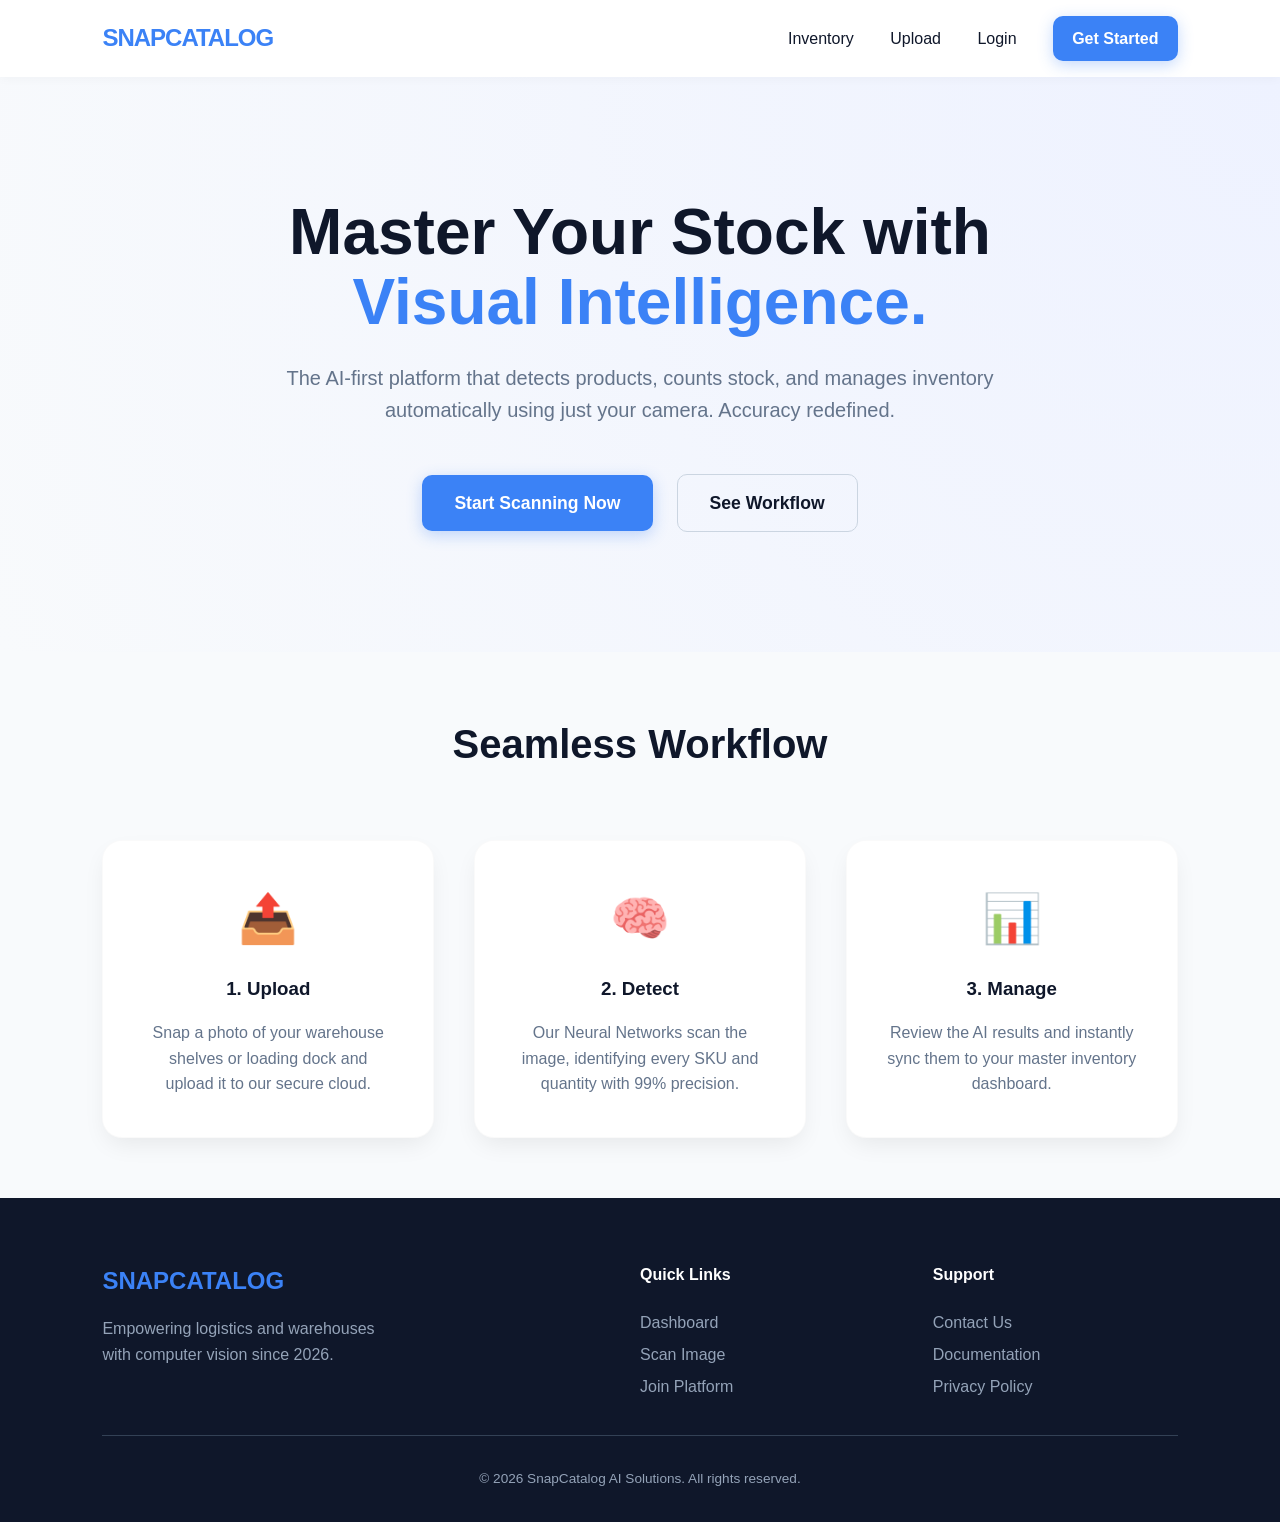
<file: html_templates/index.html>
<!DOCTYPE html>
<html lang="en">
<head>
    <meta charset="UTF-8">
    <meta name="viewport" content="width=device-width, initial-scale=1.0">
    <title>SnapCatalog AI | Intelligent Inventory</title>
    <link rel="stylesheet" href="style.css">
</head>
<body>

    <header>
        <a href="index.html" class="logo">SNAPCATALOG</a>
        <nav>
            <a href="inventory.html">Inventory</a>
            <a href="upload.html">Upload</a>
            <a href="login.html">Login</a>
            <a href="signup.html" class="btn btn-primary" style="padding: 0.6rem 1.2rem;">Get Started</a>
        </nav>
    </header>

    <section style="text-align: center; padding: 120px 8%; background: radial-gradient(circle at top right, #eef2ff, #f8fafc);">
        <div style="max-width: 900px; margin: 0 auto;">
            <h1 style="font-size: 4rem; font-weight: 900; line-height: 1.1; margin-bottom: 1.5rem; color: var(--dark);">
                Master Your Stock with <br><span style="color:var(--primary)">Visual Intelligence.</span>
            </h1>
            <p style="font-size: 1.25rem; color: var(--secondary); margin-bottom: 3rem;">
                The AI-first platform that detects products, counts stock, and manages inventory <br> 
                automatically using just your camera. Accuracy redefined.
            </p>
            
            <div style="display: flex; gap: 1.5rem; justify-content: center; align-items: center;">
                <a href="upload.html" class="btn btn-primary" style="font-size: 1.1rem;">Start Scanning Now</a>
                <a href="#workflow" class="btn btn-outline" style="font-size: 1.1rem;">See Workflow</a>
            </div>
        </div>
    </section>

    <section id="workflow" class="container">
        <h2 style="text-align: center; font-size: 2.5rem; margin-bottom: 4rem;">Seamless Workflow</h2>
        <div style="display: grid; grid-template-columns: repeat(auto-fit, minmax(300px, 1fr)); gap: 2.5rem;">
            
            <div class="card" style="text-align: center;">
                <div style="font-size: 3rem; margin-bottom: 1rem;">📤</div>
                <h3 style="margin-bottom: 1rem;">1. Upload</h3>
                <p style="color: var(--secondary);">Snap a photo of your warehouse shelves or loading dock and upload it to our secure cloud.</p>
            </div>

            <div class="card" style="text-align: center;">
                <div style="font-size: 3rem; margin-bottom: 1rem;">🧠</div>
                <h3 style="margin-bottom: 1rem;">2. Detect</h3>
                <p style="color: var(--secondary);">Our Neural Networks scan the image, identifying every SKU and quantity with 99% precision.</p>
            </div>

            <div class="card" style="text-align: center;">
                <div style="font-size: 3rem; margin-bottom: 1rem;">📊</div>
                <h3 style="margin-bottom: 1rem;">3. Manage</h3>
                <p style="color: var(--secondary);">Review the AI results and instantly sync them to your master inventory dashboard.</p>
            </div>

        </div>
    </section>

    <footer>
        <div class="footer-grid">
            <div>
                <h3 style="color: var(--primary); margin-bottom: 1rem; font-size: 1.5rem;">SNAPCATALOG</h3>
                <p style="color: #94a3b8; max-width: 300px;">
                    Empowering logistics and warehouses with computer vision since 2026.
                </p>
            </div>
            <div>
                <h4 style="margin-bottom: 1.2rem;">Quick Links</h4>
                <p style="line-height: 2; color: #94a3b8;">
                    <a href="inventory.html" style="color: inherit; text-decoration: none;">Dashboard</a><br>
                    <a href="upload.html" style="color: inherit; text-decoration: none;">Scan Image</a><br>
                    <a href="signup.html" style="color: inherit; text-decoration: none;">Join Platform</a>
                </p>
            </div>
            <div>
                <h4 style="margin-bottom: 1.2rem;">Support</h4>
                <p style="line-height: 2; color: #94a3b8;">
                    Contact Us<br>
                    Documentation<br>
                    Privacy Policy
                </p>
            </div>
        </div>
        <div class="footer-bottom">
            © 2026 SnapCatalog AI Solutions. All rights reserved.
        </div>
    </footer>

</body>
</html>
</file>
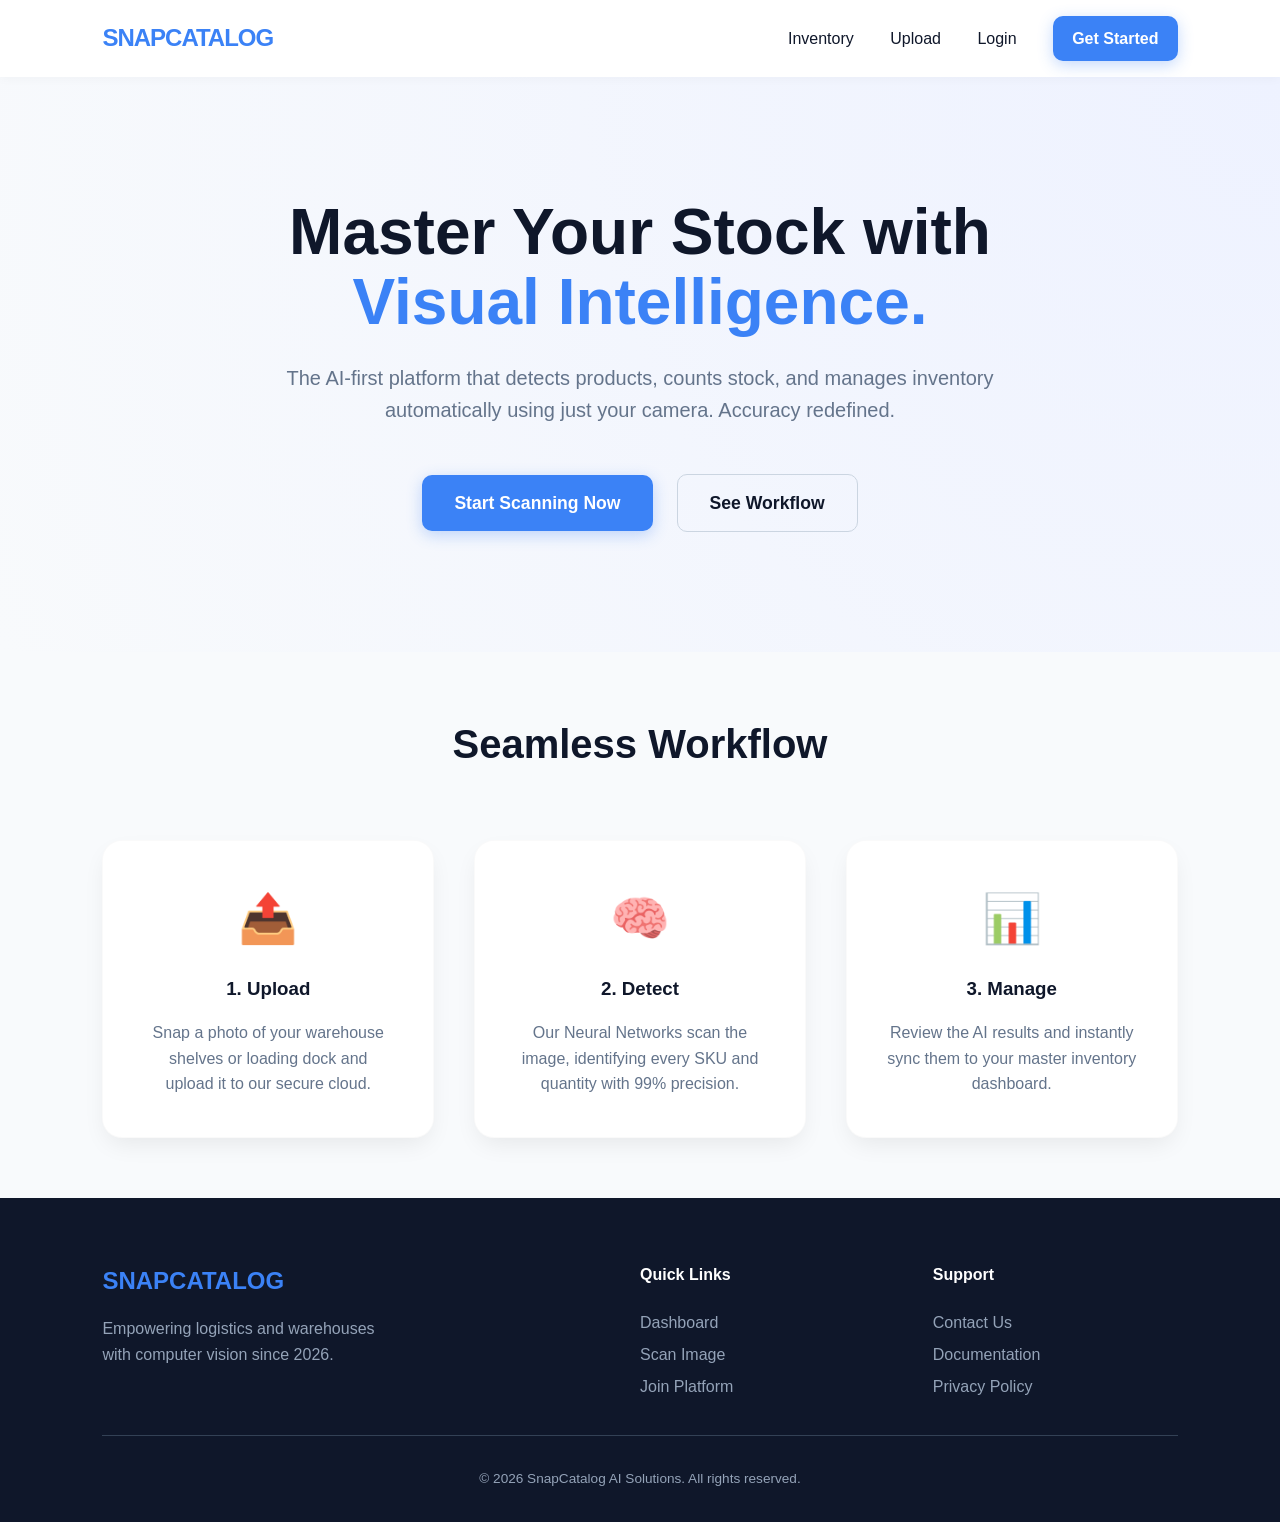
<file: snapshot/templates/index.html>
<!DOCTYPE html>
<html lang="en">
<head>
    <meta charset="UTF-8">
    <meta name="viewport" content="width=device-width, initial-scale=1.0">
    <title>SnapCatalog AI | Intelligent Inventory</title>
    <style>
        :root {
    --primary: #3b82f6;
    --primary-hover: #2563eb;
    --dark: #0f172a;
    --light: #f8fafc;
    --secondary: #64748b;
    --success: #10b981;
    --white: #ffffff;
    --glass: rgba(255, 255, 255, 0.95);
    --shadow: 0 10px 25px -5px rgba(0, 0, 0, 0.08);
}

* { margin: 0; padding: 0; box-sizing: border-box; font-family: 'Inter', -apple-system, sans-serif; }
body { background-color: var(--light); color: var(--dark); line-height: 1.6; min-height: 100vh; display: flex; flex-direction: column; }

/* Header */
header {
    background: var(--glass);
    backdrop-filter: blur(10px);
    padding: 1rem 8%;
    display: flex;
    justify-content: space-between;
    align-items: center;
    position: sticky;
    top: 0;
    z-index: 1000;
    box-shadow: 0 2px 10px rgba(0,0,0,0.03);
}
.logo { font-size: 1.5rem; font-weight: 800; color: var(--primary); text-decoration: none; letter-spacing: -1px; }
nav a { text-decoration: none; color: var(--dark); margin-left: 2rem; font-weight: 500; transition: 0.3s; }
nav a:hover { color: var(--primary); }

/* Footer */
footer {
    background: var(--dark);
    color: white;
    padding: 4rem 8% 2rem;
    margin-top: auto; 
}
.footer-grid { display: grid; grid-template-columns: 2fr 1fr 1fr; gap: 3rem; margin-bottom: 2rem; }
.footer-bottom { text-align: center; border-top: 1px solid #334155; padding-top: 2rem; font-size: 0.85rem; color: #94a3b8; }

/* Components */
.container { padding: 60px 8%; flex: 1; }
.btn { padding: 0.9rem 2rem; border-radius: 10px; text-decoration: none; font-weight: 600; border: none; cursor: pointer; transition: 0.3s; display: inline-block; }
.btn-primary { background: var(--primary); color: white; box-shadow: 0 4px 15px rgba(59, 130, 246, 0.3); }
.btn-primary:hover { background: var(--primary-hover); transform: translateY(-2px); }
.btn-outline { border: 1.5px solid #cbd5e1; color: var(--dark); background: transparent; }
.btn-outline:hover { background: #f1f5f9; }

.card { background: white; padding: 2.5rem; border-radius: 20px; box-shadow: var(--shadow); border: 1px solid rgba(0,0,0,0.02); }
    </style>
</head>
<body>

    <header>
        <a href="index.html" class="logo">SNAPCATALOG</a>
        <nav>
            <a href="inventory.html">Inventory</a>
            <a href="upload.html">Upload</a>
            <a href="login.html">Login</a>
            <a href="signup.html" class="btn btn-primary" style="padding: 0.6rem 1.2rem;">Get Started</a>
        </nav>
    </header>

    <section style="text-align: center; padding: 120px 8%; background: radial-gradient(circle at top right, #eef2ff, #f8fafc);">
        <div style="max-width: 900px; margin: 0 auto;">
            <h1 style="font-size: 4rem; font-weight: 900; line-height: 1.1; margin-bottom: 1.5rem; color: var(--dark);">
                Master Your Stock with <br><span style="color:var(--primary)">Visual Intelligence.</span>
            </h1>
            <p style="font-size: 1.25rem; color: var(--secondary); margin-bottom: 3rem;">
                The AI-first platform that detects products, counts stock, and manages inventory <br> 
                automatically using just your camera. Accuracy redefined.
            </p>
            
            <div style="display: flex; gap: 1.5rem; justify-content: center; align-items: center;">
                <a href="upload.html" class="btn btn-primary" style="font-size: 1.1rem;">Start Scanning Now</a>
                <a href="#workflow" class="btn btn-outline" style="font-size: 1.1rem;">See Workflow</a>
            </div>
        </div>
    </section>

    <section id="workflow" class="container">
        <h2 style="text-align: center; font-size: 2.5rem; margin-bottom: 4rem;">Seamless Workflow</h2>
        <div style="display: grid; grid-template-columns: repeat(auto-fit, minmax(300px, 1fr)); gap: 2.5rem;">
            
            <div class="card" style="text-align: center;">
                <div style="font-size: 3rem; margin-bottom: 1rem;">📤</div>
                <h3 style="margin-bottom: 1rem;">1. Upload</h3>
                <p style="color: var(--secondary);">Snap a photo of your warehouse shelves or loading dock and upload it to our secure cloud.</p>
            </div>

            <div class="card" style="text-align: center;">
                <div style="font-size: 3rem; margin-bottom: 1rem;">🧠</div>
                <h3 style="margin-bottom: 1rem;">2. Detect</h3>
                <p style="color: var(--secondary);">Our Neural Networks scan the image, identifying every SKU and quantity with 99% precision.</p>
            </div>

            <div class="card" style="text-align: center;">
                <div style="font-size: 3rem; margin-bottom: 1rem;">📊</div>
                <h3 style="margin-bottom: 1rem;">3. Manage</h3>
                <p style="color: var(--secondary);">Review the AI results and instantly sync them to your master inventory dashboard.</p>
            </div>

        </div>
    </section>

    <footer>
        <div class="footer-grid">
            <div>
                <h3 style="color: var(--primary); margin-bottom: 1rem; font-size: 1.5rem;">SNAPCATALOG</h3>
                <p style="color: #94a3b8; max-width: 300px;">
                    Empowering logistics and warehouses with computer vision since 2026.
                </p>
            </div>
            <div>
                <h4 style="margin-bottom: 1.2rem;">Quick Links</h4>
                <p style="line-height: 2; color: #94a3b8;">
                    <a href="inventory.html" style="color: inherit; text-decoration: none;">Dashboard</a><br>
                    <a href="upload.html" style="color: inherit; text-decoration: none;">Scan Image</a><br>
                    <a href="signup.html" style="color: inherit; text-decoration: none;">Join Platform</a>
                </p>
            </div>
            <div>
                <h4 style="margin-bottom: 1.2rem;">Support</h4>
                <p style="line-height: 2; color: #94a3b8;">
                    Contact Us<br>
                    Documentation<br>
                    Privacy Policy
                </p>
            </div>
        </div>
        <div class="footer-bottom">
            © 2026 SnapCatalog AI Solutions. All rights reserved.
        </div>
    </footer>

</body>
</html>
</file>
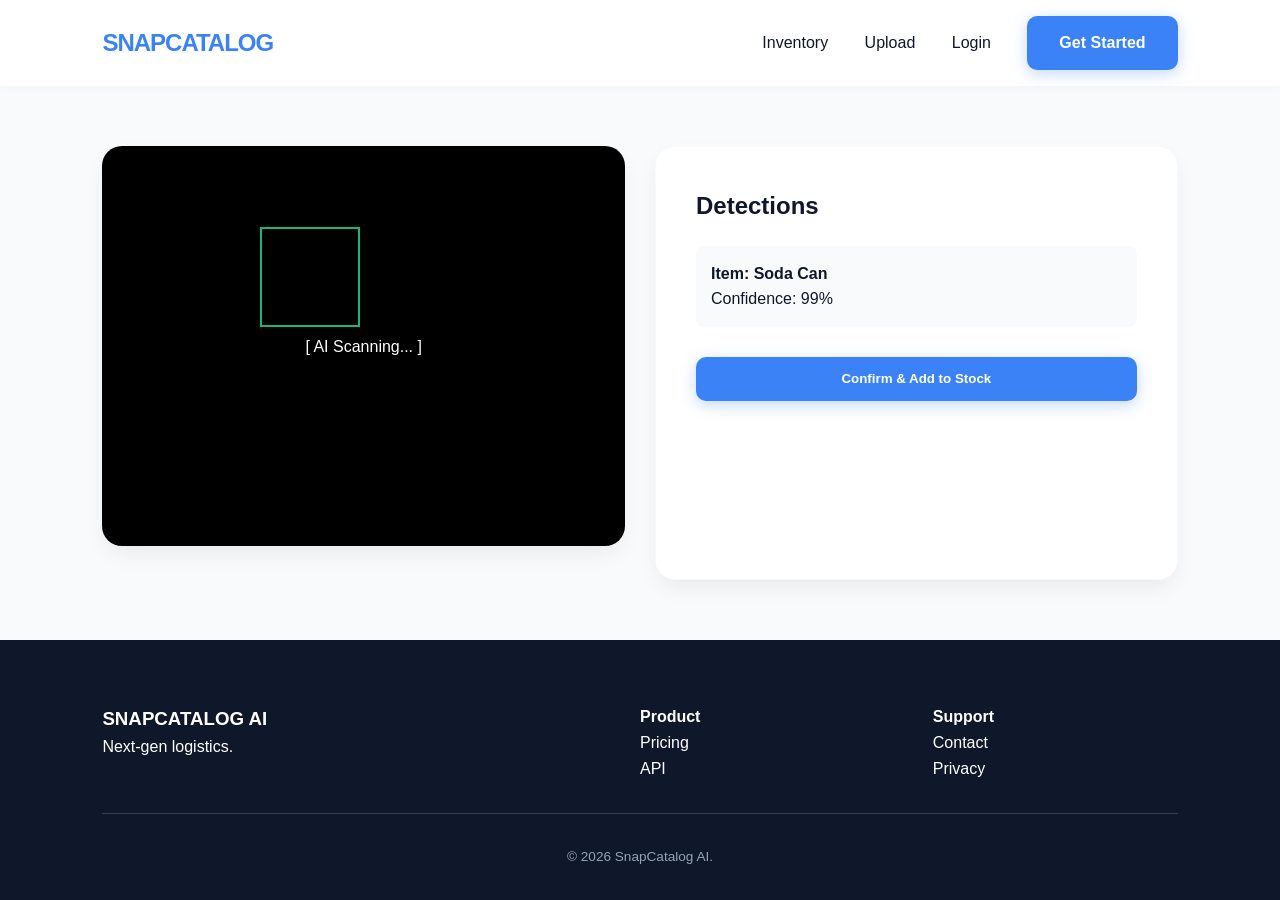
<file: html_templates/detection.html>
<!DOCTYPE html>
<html>
<head>
    <title>Detection Results | SnapCatalog AI</title>
    <link rel="stylesheet" href="style.css">
</head>
<body>
    <header>
        <a href="index.html" class="logo">SNAPCATALOG</a>
        <nav>
            <a href="inventory.html">Inventory</a>
            <a href="upload.html">Upload</a>
            <a href="login.html">Login</a>
            <a href="signup.html" class="btn btn-primary">Get Started</a>
        </nav>
    </header>

    <div class="container" style="display: grid; grid-template-columns: 1fr 1fr; gap: 30px;">
        <div class="card" style="background: #000; height: 400px; display: flex; align-items: center; justify-content: center; position: relative;">
            <span style="color: white;">[ AI Scanning... ]</span>
            <div style="position: absolute; border: 2px solid var(--success); top: 20%; left: 30%; width: 100px; height: 100px;"></div>
        </div>
        <div class="card">
            <h2>Detections</h2>
            <div style="margin-top: 20px;">
                <div style="background: #f8fafc; padding: 15px; border-radius: 8px; margin-bottom: 10px;">
                    <strong>Item: Soda Can</strong><br>Confidence: 99%
                </div>
                <button onclick="location.href='inventory.html'" class="btn btn-primary" style="width: 100%; margin-top: 20px;">Confirm & Add to Stock</button>
            </div>
        </div>
    </div>

    <footer>
        <div class="footer-grid">
            <div><h3>SNAPCATALOG AI</h3><p>Next-gen logistics.</p></div>
            <div><h4>Product</h4><p>Pricing<br>API</p></div>
            <div><h4>Support</h4><p>Contact<br>Privacy</p></div>
        </div>
        <div class="footer-bottom">© 2026 SnapCatalog AI.</div>
    </footer>
</body>
</html>
</file>
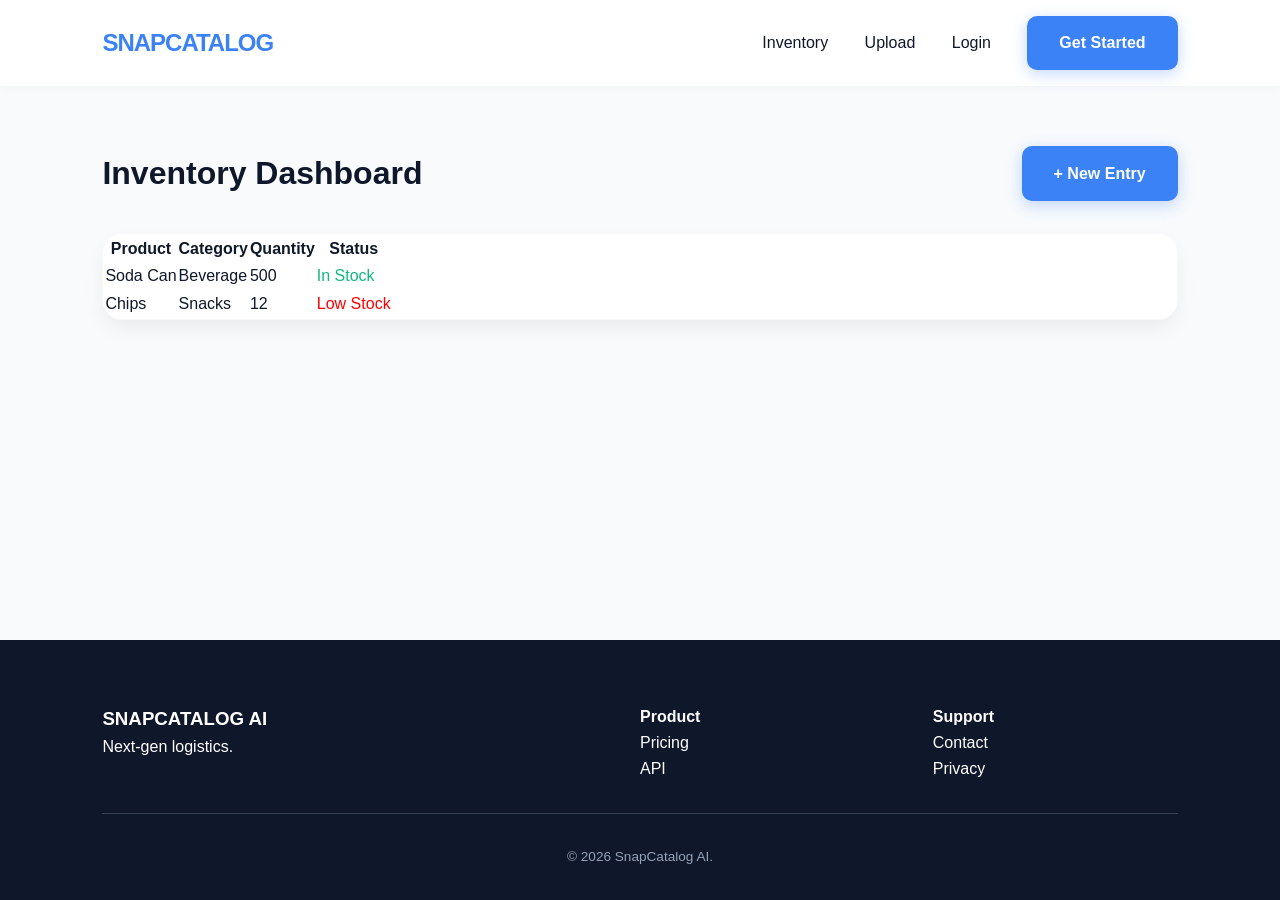
<file: html_templates/inventory.html>
<!DOCTYPE html>
<html>
<head>
    <title>Inventory | SnapCatalog AI</title>
    <link rel="stylesheet" href="style.css">
</head>
<body>
    <header>
        <a href="index.html" class="logo">SNAPCATALOG</a>
        <nav>
            <a href="inventory.html">Inventory</a>
            <a href="upload.html">Upload</a>
            <a href="login.html">Login</a>
            <a href="signup.html" class="btn btn-primary">Get Started</a>
        </nav>
    </header>

    <div class="container">
        <div style="display: flex; justify-content: space-between; align-items: center; margin-bottom: 2rem;">
            <h1>Inventory Dashboard</h1>
            <a href="upload.html" class="btn btn-primary">+ New Entry</a>
        </div>
        <div class="card" style="padding: 0;">
            <table>
                <thead>
                    <tr>
                        <th>Product</th>
                        <th>Category</th>
                        <th>Quantity</th>
                        <th>Status</th>
                    </tr>
                </thead>
                <tbody>
                    <tr><td>Soda Can</td><td>Beverage</td><td>500</td><td><span style="color: var(--success);">In Stock</span></td></tr>
                    <tr><td>Chips</td><td>Snacks</td><td>12</td><td><span style="color: red;">Low Stock</span></td></tr>
                </tbody>
            </table>
        </div>
    </div>

    <footer>
        <div class="footer-grid">
            <div><h3>SNAPCATALOG AI</h3><p>Next-gen logistics.</p></div>
            <div><h4>Product</h4><p>Pricing<br>API</p></div>
            <div><h4>Support</h4><p>Contact<br>Privacy</p></div>
        </div>
        <div class="footer-bottom">© 2026 SnapCatalog AI.</div>
    </footer>
</body>
</html>
</file>
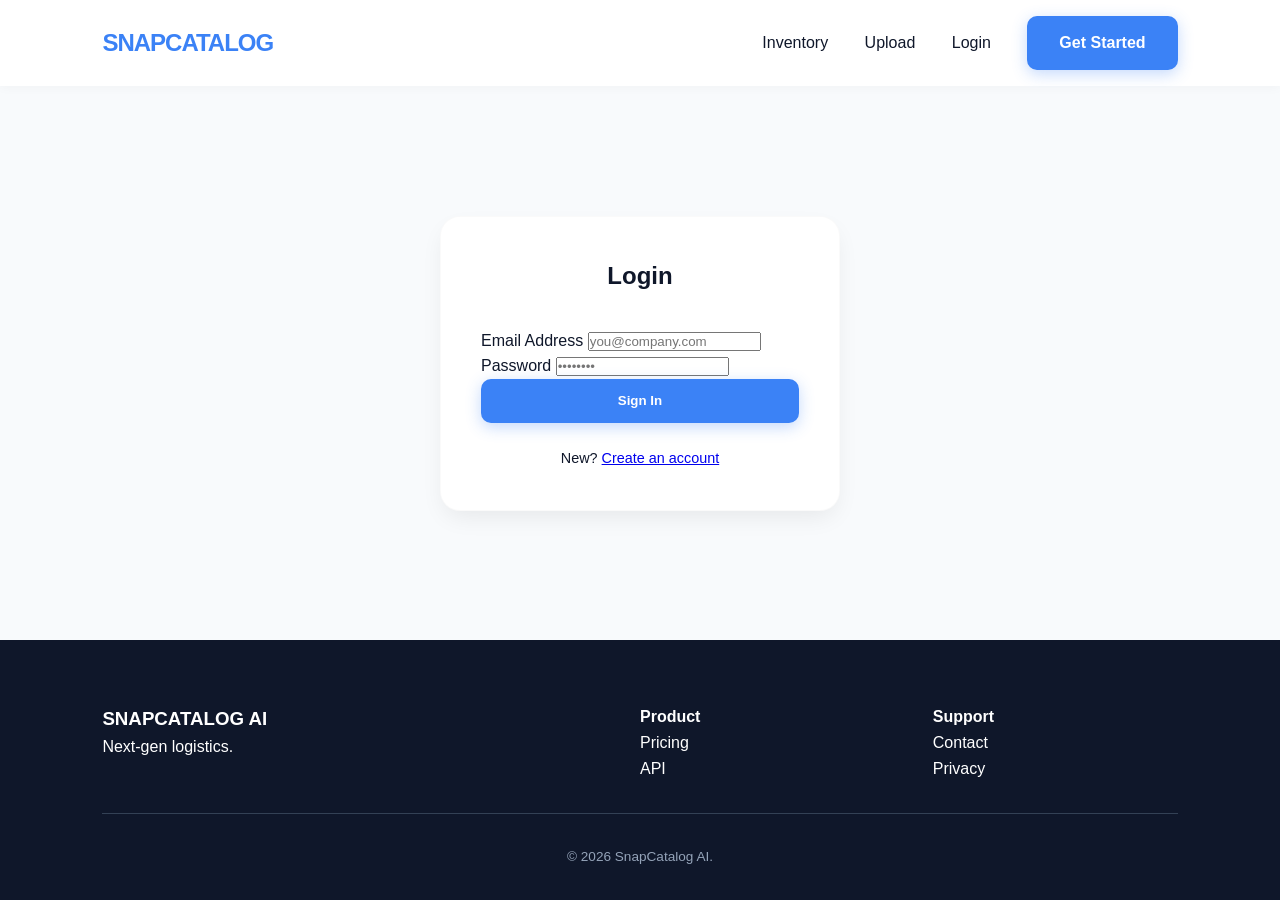
<file: html_templates/login.html>
<!DOCTYPE html>
<html>
<head>
    <title>Login | SnapCatalog AI</title>
    <link rel="stylesheet" href="style.css">
</head>
<body>
    <header>
        <a href="index.html" class="logo">SNAPCATALOG</a>
        <nav>
            <a href="inventory.html">Inventory</a>
            <a href="upload.html">Upload</a>
            <a href="login.html">Login</a>
            <a href="signup.html" class="btn btn-primary">Get Started</a>
        </nav>
    </header>

    <div class="container" style="display: flex; justify-content: center; align-items: center;">
        <div class="card" style="width: 100%; max-width: 400px;">
            <h2 style="text-align: center; margin-bottom: 2rem;">Login</h2>
            <form action="profile.html">
                <label>Email Address</label>
                <input type="email" placeholder="you@company.com" required>
                <label>Password</label>
                <input type="password" placeholder="••••••••" required>
                <button type="submit" class="btn btn-primary" style="width: 100%;">Sign In</button>
            </form>
            <p style="text-align: center; margin-top: 1.5rem; font-size: 0.9rem;">
                New? <a href="signup.html">Create an account</a>
            </p>
        </div>
    </div>

    <footer>
        <div class="footer-grid">
            <div><h3>SNAPCATALOG AI</h3><p>Next-gen logistics.</p></div>
            <div><h4>Product</h4><p>Pricing<br>API</p></div>
            <div><h4>Support</h4><p>Contact<br>Privacy</p></div>
        </div>
        <div class="footer-bottom">© 2026 SnapCatalog AI.</div>
    </footer>
</body>
</html>
</file>
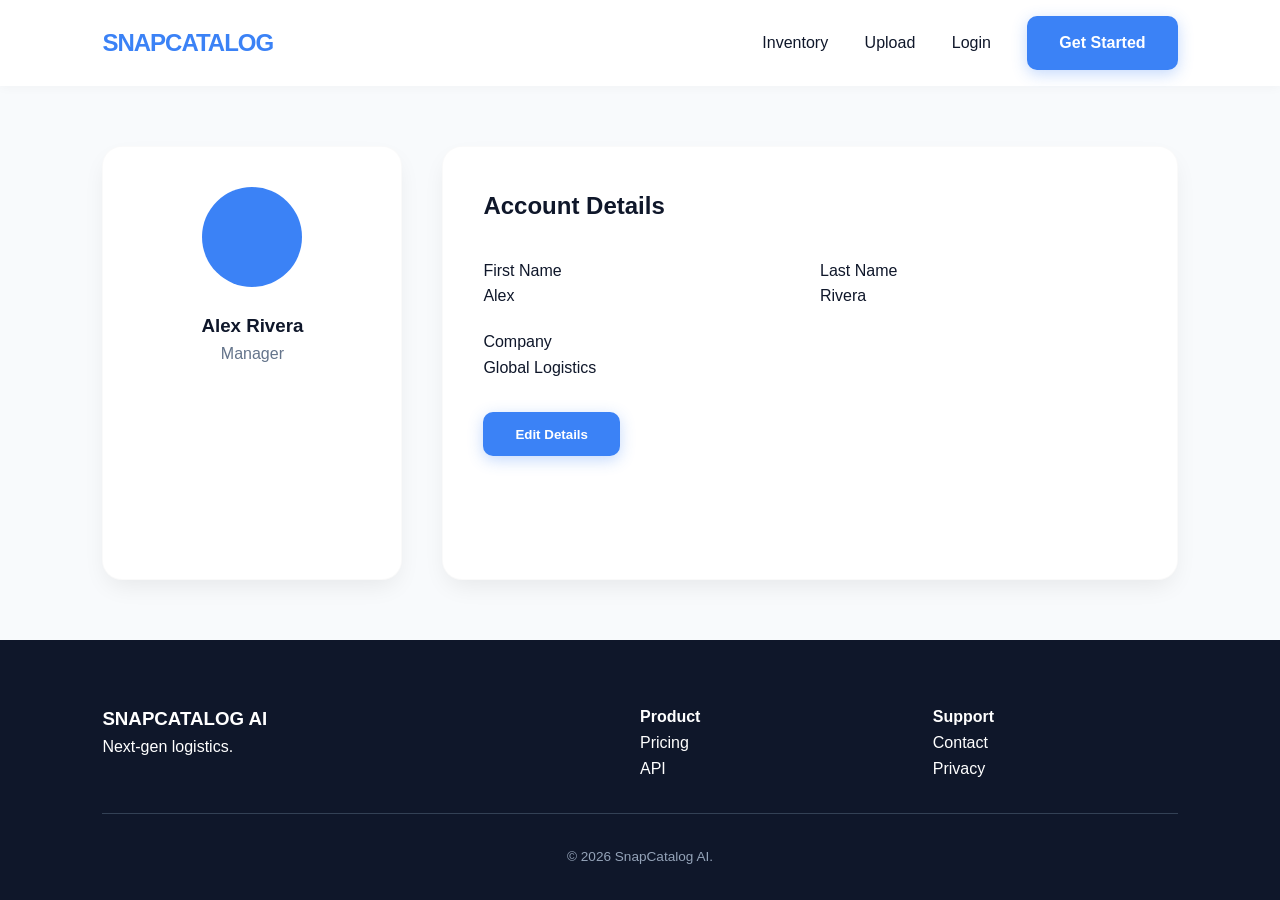
<file: html_templates/profile.html>
<!DOCTYPE html>
<html>
<head>
    <title>Profile | SnapCatalog AI</title>
    <link rel="stylesheet" href="style.css">
</head>
<body>
    <header>
        <a href="index.html" class="logo">SNAPCATALOG</a>
        <nav>
            <a href="inventory.html">Inventory</a>
            <a href="upload.html">Upload</a>
            <a href="login.html">Login</a>
            <a href="signup.html" class="btn btn-primary">Get Started</a>
        </nav>
    </header>

    <div class="container" style="display: grid; grid-template-columns: 300px 1fr; gap: 40px;">
        <div class="card" style="text-align: center;">
            <div style="width: 100px; height: 100px; background: var(--primary); border-radius: 50%; margin: 0 auto 1.5rem;"></div>
            <h3>Alex Rivera</h3>
            <p style="color: var(--secondary);">Manager</p>
        </div>
        <div class="card">
            <h2>Account Details</h2>
            <div style="margin-top: 2rem; display: grid; grid-template-columns: 1fr 1fr; gap: 20px;">
                <div><label>First Name</label><p>Alex</p></div>
                <div><label>Last Name</label><p>Rivera</p></div>
                <div><label>Company</label><p>Global Logistics</p></div>
            </div>
            <button class="btn btn-primary" style="margin-top: 2rem;">Edit Details</button>
        </div>
    </div>

    <footer>
        <div class="footer-grid">
            <div><h3>SNAPCATALOG AI</h3><p>Next-gen logistics.</p></div>
            <div><h4>Product</h4><p>Pricing<br>API</p></div>
            <div><h4>Support</h4><p>Contact<br>Privacy</p></div>
        </div>
        <div class="footer-bottom">© 2026 SnapCatalog AI.</div>
    </footer>
</body>
</html>
</file>
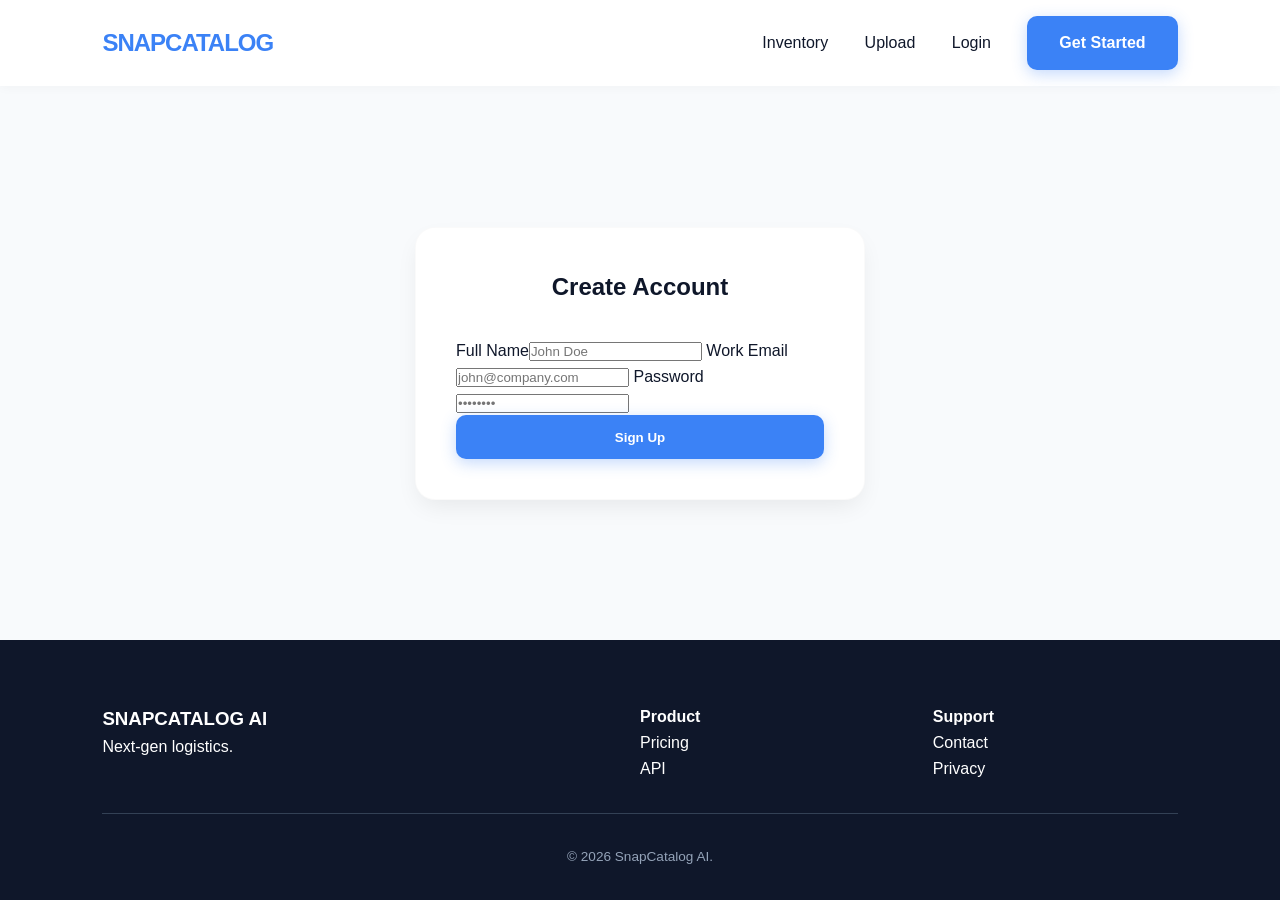
<file: html_templates/signup.html>
<!DOCTYPE html>
<html>
<head>
    <title>Sign Up | SnapCatalog AI</title>
    <link rel="stylesheet" href="style.css">
</head>
<body>
    <header>
        <a href="index.html" class="logo">SNAPCATALOG</a>
        <nav>
            <a href="inventory.html">Inventory</a>
            <a href="upload.html">Upload</a>
            <a href="login.html">Login</a>
            <a href="signup.html" class="btn btn-primary">Get Started</a>
        </nav>
    </header>

    <div class="container" style="display: flex; justify-content: center; align-items: center;">
        <div class="card" style="width: 100%; max-width: 450px;">
            <h2 style="text-align: center; margin-bottom: 2rem;">Create Account</h2>
            <form action="profile.html">
                <label>Full Name</label><input type="text" placeholder="John Doe" required>
                <label>Work Email</label><input type="email" placeholder="john@company.com" required>
                <label>Password</label><input type="password" placeholder="••••••••" required>
                <button type="submit" class="btn btn-primary" style="width: 100%;">Sign Up</button>
            </form>
        </div>
    </div>

    <footer>
        <div class="footer-grid">
            <div><h3>SNAPCATALOG AI</h3><p>Next-gen logistics.</p></div>
            <div><h4>Product</h4><p>Pricing<br>API</p></div>
            <div><h4>Support</h4><p>Contact<br>Privacy</p></div>
        </div>
        <div class="footer-bottom">© 2026 SnapCatalog AI.</div>
    </footer>
</body>
</html>
</file>
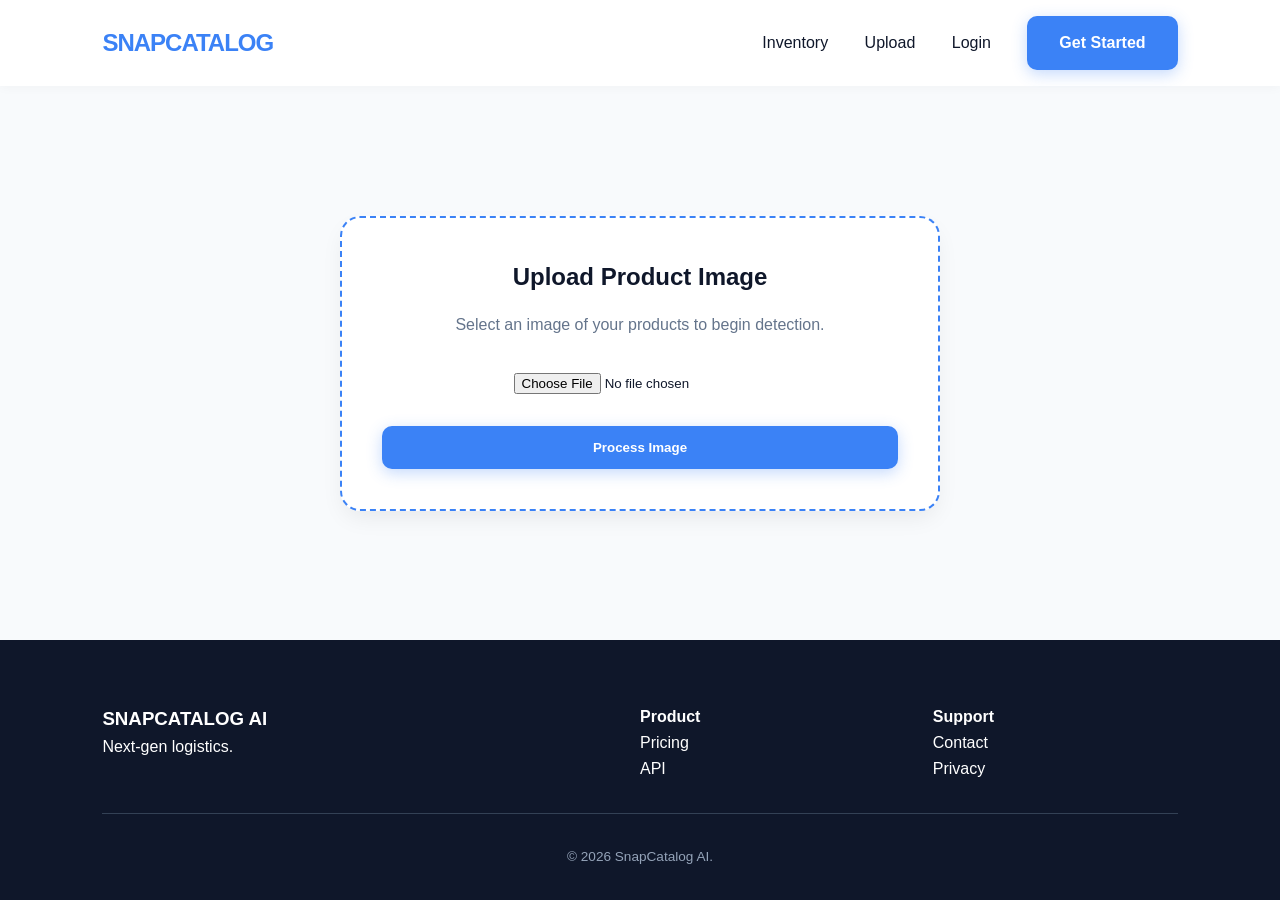
<file: html_templates/upload.html>
<!DOCTYPE html>
<html>
<head>
    <title>Upload | SnapCatalog AI</title>
    <link rel="stylesheet" href="style.css">
</head>
<body>
    <header>
        <a href="index.html" class="logo">SNAPCATALOG</a>
        <nav>
            <a href="inventory.html">Inventory</a>
            <a href="upload.html">Upload</a>
            <a href="login.html">Login</a>
            <a href="signup.html" class="btn btn-primary">Get Started</a>
        </nav>
    </header>

    <div class="container" style="display: flex; justify-content: center; align-items: center;">
        <div class="card" style="width: 100%; max-width: 600px; text-align: center; border: 2px dashed var(--primary);">
            <h2 style="margin-bottom: 1rem;">Upload Product Image</h2>
            <p style="color: var(--secondary); margin-bottom: 2rem;">Select an image of your products to begin detection.</p>
            <input type="file" style="margin-bottom: 2rem;">
            <button onclick="location.href='detection.html'" class="btn btn-primary" style="width: 100%;">Process Image</button>
        </div>
    </div>

    <footer>
        <div class="footer-grid">
            <div><h3>SNAPCATALOG AI</h3><p>Next-gen logistics.</p></div>
            <div><h4>Product</h4><p>Pricing<br>API</p></div>
            <div><h4>Support</h4><p>Contact<br>Privacy</p></div>
        </div>
        <div class="footer-bottom">© 2026 SnapCatalog AI.</div>
    </footer>
</body>
</html>
</file>
<file: html_templates/style.css>
:root {
    --primary: #3b82f6;
    --primary-hover: #2563eb;
    --dark: #0f172a;
    --light: #f8fafc;
    --secondary: #64748b;
    --success: #10b981;
    --white: #ffffff;
    --glass: rgba(255, 255, 255, 0.95);
    --shadow: 0 10px 25px -5px rgba(0, 0, 0, 0.08);
}

* { margin: 0; padding: 0; box-sizing: border-box; font-family: 'Inter', -apple-system, sans-serif; }
body { background-color: var(--light); color: var(--dark); line-height: 1.6; min-height: 100vh; display: flex; flex-direction: column; }

/* Header */
header {
    background: var(--glass);
    backdrop-filter: blur(10px);
    padding: 1rem 8%;
    display: flex;
    justify-content: space-between;
    align-items: center;
    position: sticky;
    top: 0;
    z-index: 1000;
    box-shadow: 0 2px 10px rgba(0,0,0,0.03);
}
.logo { font-size: 1.5rem; font-weight: 800; color: var(--primary); text-decoration: none; letter-spacing: -1px; }
nav a { text-decoration: none; color: var(--dark); margin-left: 2rem; font-weight: 500; transition: 0.3s; }
nav a:hover { color: var(--primary); }

/* Footer */
footer {
    background: var(--dark);
    color: white;
    padding: 4rem 8% 2rem;
    margin-top: auto; 
}
.footer-grid { display: grid; grid-template-columns: 2fr 1fr 1fr; gap: 3rem; margin-bottom: 2rem; }
.footer-bottom { text-align: center; border-top: 1px solid #334155; padding-top: 2rem; font-size: 0.85rem; color: #94a3b8; }

/* Components */
.container { padding: 60px 8%; flex: 1; }
.btn { padding: 0.9rem 2rem; border-radius: 10px; text-decoration: none; font-weight: 600; border: none; cursor: pointer; transition: 0.3s; display: inline-block; }
.btn-primary { background: var(--primary); color: white; box-shadow: 0 4px 15px rgba(59, 130, 246, 0.3); }
.btn-primary:hover { background: var(--primary-hover); transform: translateY(-2px); }
.btn-outline { border: 1.5px solid #cbd5e1; color: var(--dark); background: transparent; }
.btn-outline:hover { background: #f1f5f9; }

.card { background: white; padding: 2.5rem; border-radius: 20px; box-shadow: var(--shadow); border: 1px solid rgba(0,0,0,0.02); }
</file>
